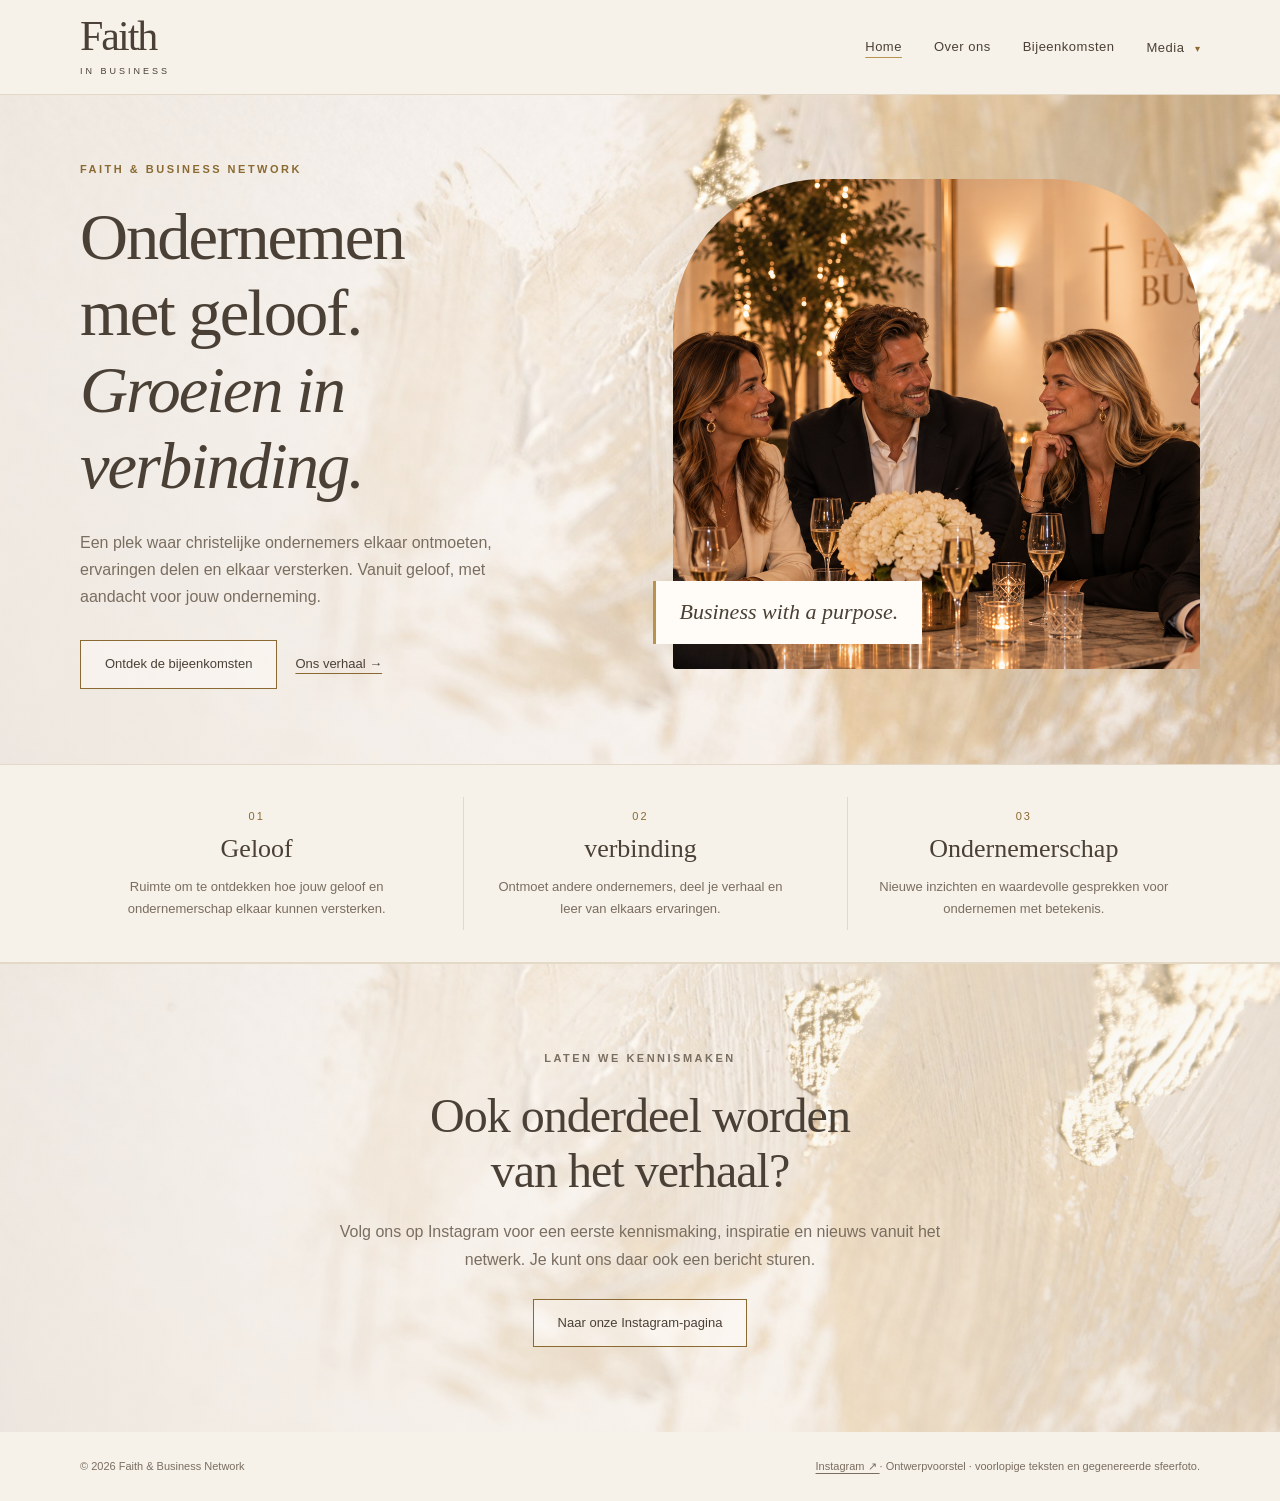
<file: index.html>
<!doctype html>
<html lang="nl">
<head>
  <meta charset="utf-8">
  <meta name="viewport" content="width=device-width, initial-scale=1">
  <meta name="description" content="Faith & Business Network: een plek waar christelijke ondernemers elkaar ontmoeten, inspireren en versterken.">
  <meta name="theme-color" content="#f6f1e9">
  <title>Faith & Business Network</title>
  <link rel="stylesheet" href="stijl.css">
</head>

<body data-inhoud="home">

  <!-- HEADER -->
  <header class="site-header">
    <div class="container header-inner">

      <a class="brand" href="index.html" aria-label="Faith & Business Network — Home">
        <span class="brand-name">Faith</span>
        <span class="brand-subtitle">IN BUSINESS</span>
      </a>

      <button
        class="menu-button"
        id="menu-button"
        type="button"
        aria-controls="navigation"
        aria-expanded="false"
      >
        Menu
      </button>

      <nav class="navigation" id="navigation" aria-label="Hoofdnavigatie">

        <a href="index.html" class="active" aria-current="page">
          Home
        </a>

        <a href="over-ons.html">
          Over ons
        </a>

        <a href="bijeenkomsten.html">
          Bijeenkomsten
        </a>

        <div class="has-submenu">

          <a href="media.html">
            Media
          </a>

          <ul class="submenu" aria-label="Media-opties">

            <li>
              <a href="youtube.html">YouTube</a>
            </li>

            <li>
              <a href="podcast.html">Podcast</a>
            </li>

            <li>
              <a href="instagram.html">Instagram</a>
            </li>

          </ul>

        </div>

      </nav>

    </div>
  </header>


  <!-- HOOFDINHOUD -->
  <main>


    <!-- HERO SECTIE -->
    <section class="hero">

      <div class="container hero-grid">

        <div>

          <p
            class="eyebrow"
            data-tekst="home.hero.eyebrow"
          >
            Faith & Business Network
          </p>

          <h1>

            <span data-tekst="home.hero.titel">
              Ondernemen<br>
              met geloof.
            </span>

            <br>

            <em data-tekst="home.hero.titel_accent">
              Groeien in verbinding.
            </em>

          </h1>

          <p
            class="hero-description"
            data-tekst="home.hero.tekst"
          >
            Een plek waar christelijke ondernemers elkaar ontmoeten,
            ervaringen delen en elkaar versterken. Vanuit geloof,
            met aandacht voor jouw onderneming.
          </p>

          <div class="buttons">

            <a
              class="button"
              href="bijeenkomsten.html"
              data-tekst="home.hero.knop_tekst"
            >
              Ontdek de bijeenkomsten
            </a>

            <a
              class="text-link"
              href="over-ons.html"
              data-tekst="home.hero.link_tekst"
            >
              Ons verhaal →
            </a>

          </div>

        </div>


        <!-- HERO AFBEELDING -->
        <figure class="hero-visual">

          <img
            class="hero-photo"
            src="images/network.png"
            alt="Gegenereerd sfeerbeeld van ondernemers die samen aan tafel in gesprek zijn"
            width="1536"
            height="1024"
            fetchpriority="high"
            data-foto="home.hero.foto"
            data-alt="home.hero.foto_alt"
          >

          <figcaption
            class="photo-caption"
            data-tekst="home.hero.bijschrift"
          >
            Business with a purpose.
          </figcaption>

        </figure>

      </div>

    </section>



    <!-- DE DRIE WAARDEN -->
    <section
      class="values"
      aria-label="Waar we voor staan"
    >

      <div
        class="container values-grid"
        data-lijst="home.waarden"
        data-soort="waarde"
      >

        <!-- WAARDE 1 -->
        <article class="value">

          <span class="value-number">
            01
          </span>

          <h3>
            Geloof
          </h3>

          <p>
            Ruimte om te ontdekken hoe jouw geloof en
            ondernemerschap elkaar kunnen versterken.
          </p>

        </article>


        <!-- WAARDE 2 -->
        <article class="value">

          <span class="value-number">
            02
          </span>

          <h3>
            Verbinding
          </h3>

          <p>
            Ontmoet andere ondernemers, deel je verhaal
            en leer van elkaars ervaringen.
          </p>

        </article>


        <!-- WAARDE 3 -->
        <article class="value">

          <span class="value-number">
            03
          </span>

          <h3>
            Ondernemerschap
          </h3>

          <p>
            Nieuwe inzichten en waardevolle gesprekken
            voor ondernemen met betekenis.
          </p>

        </article>

      </div>

    </section>



    <!-- CONTACT SECTIE -->
    <section class="section contact">

      <div class="container">

        <div class="section-heading">

          <p
            class="eyebrow"
            data-tekst="home.contact.eyebrow"
          >
            Laten we kennismaken
          </p>

          <h2 data-tekst="home.contact.titel">
            Ook onderdeel worden<br>
            van het verhaal?
          </h2>

          <p data-tekst="home.contact.tekst">
            Volg ons op Instagram voor een eerste kennismaking,
            inspiratie en nieuws vanuit het netwerk.
            Je kunt ons daar ook een bericht sturen.
          </p>

        </div>

        <a
          class="button"
          href="instagram.html"
          data-tekst="home.contact.knop_tekst"
        >
          Naar onze Instagram-pagina
        </a>

      </div>

    </section>


  </main>



  <!-- FOOTER -->
  <footer>

    <div class="container footer-inner">

      <p data-tekst="algemeen.footer.tekst">
        © 2026 Faith & Business Network
      </p>

      <p>

        <a
          href="https://www.instagram.com/faithandbusinessnetwork/"
          target="_blank"
          rel="noopener noreferrer"
          data-link="algemeen.links.instagram"
        >
          Instagram ↗
        </a>

        <span
          class="footer-note"
          data-tekst="algemeen.footer.notitie"
          data-prefix=" · "
        >
          · Ontwerpvoorstel · voorlopige teksten en gegenereerde sfeerfoto.
        </span>

      </p>

    </div>

  </footer>



  <!-- JAVASCRIPT -->

  <!-- Mobiel menu -->
  <script src="menu.js"></script>

  <!-- Koppeling met Sveltia CMS -->
  <script src="inhoud.js"></script>

</body>
</html>
</file>
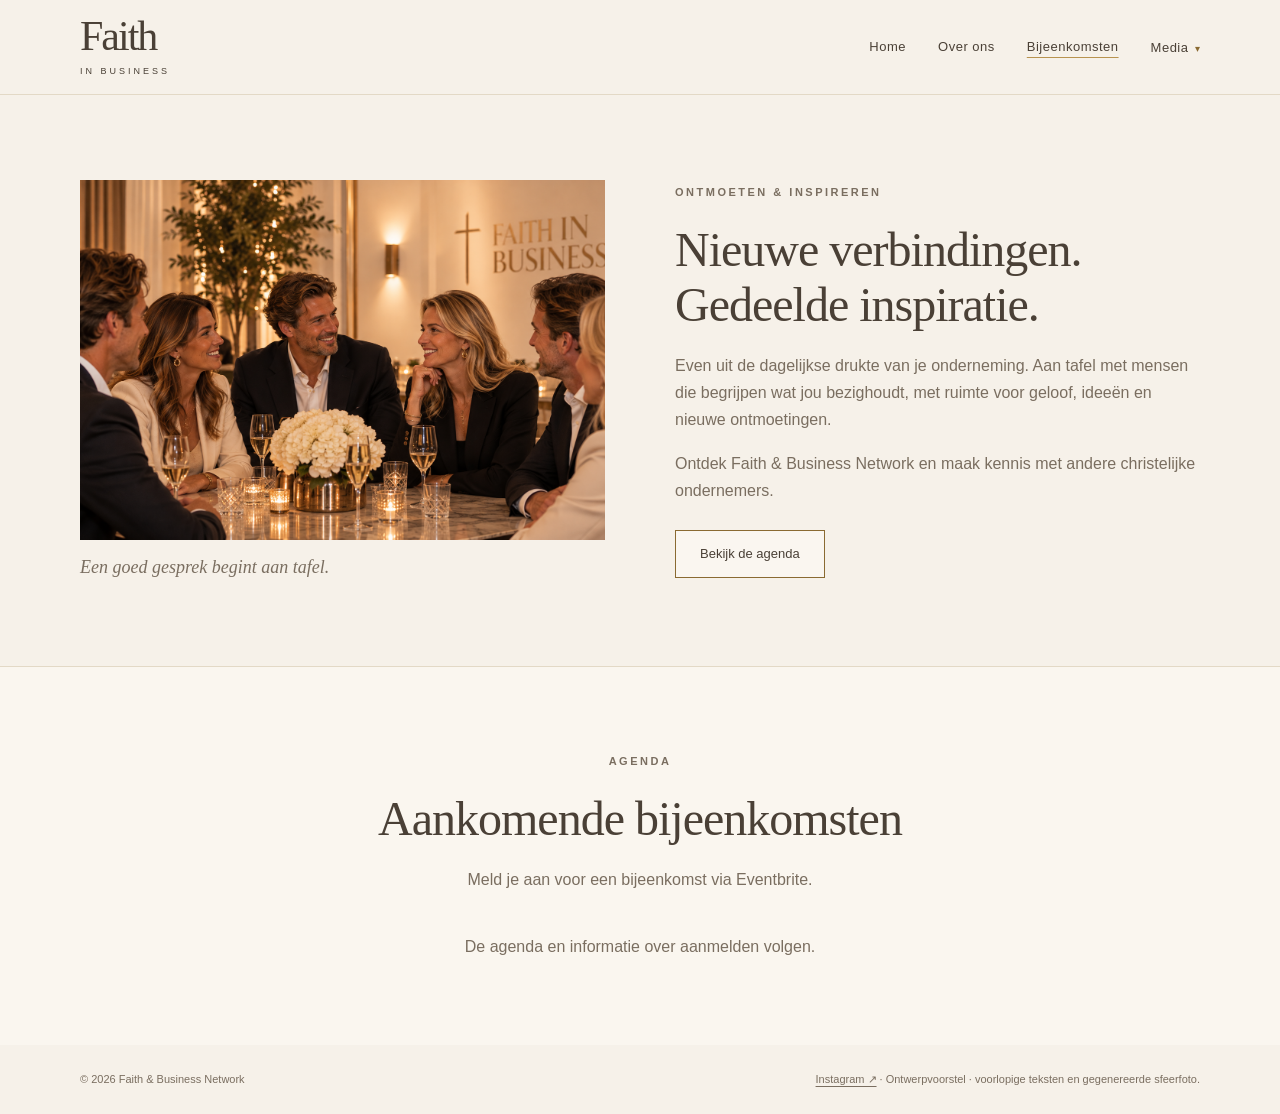
<file: bijeenkomsten.html>
<!doctype html>
<html lang="nl">
<head>
  <meta charset="utf-8">
  <meta name="viewport" content="width=device-width, initial-scale=1">
  <meta name="description" content="Bijeenkomsten van Faith & Business Network: ontmoet andere christelijke ondernemers en meld je aan.">
  <meta name="theme-color" content="#f6f1e9">
  <title>Bijeenkomsten - Faith & Business Network</title>
  <link rel="stylesheet" href="stijl.css">
</head>

<body data-inhoud="bijeenkomsten">
  <header class="site-header">
    <div class="container header-inner">
      <a class="brand" href="index.html" aria-label="Faith & Business Network — Home">
        <span class="brand-name">Faith</span>
        <span class="brand-subtitle">IN BUSINESS</span>
      </a>

      <button
        class="menu-button"
        id="menu-button"
        type="button"
        aria-controls="navigation"
        aria-expanded="false"
      >
        Menu
      </button>

      <nav class="navigation" id="navigation" aria-label="Hoofdnavigatie">
        <a href="index.html">Home</a>
        <a href="over-ons.html">Over ons</a>
        <a href="bijeenkomsten.html" class="active" aria-current="page">Bijeenkomsten</a>

        <div class="has-submenu">
          <a href="media.html">Media</a>

          <ul class="submenu" aria-label="Media-opties">
            <li><a href="youtube.html">YouTube</a></li>
            <li><a href="podcast.html">Podcast</a></li>
            <li><a href="instagram.html">Instagram</a></li>
          </ul>
        </div>
      </nav>
    </div>
  </header>

  <main>
    <section class="section">
      <div class="container split-grid">
        <figure class="meeting-visual">
          <img
            class="meeting-photo"
            src="images/network.png"
            alt="Gegenereerd sfeerbeeld van een gezamenlijke ontmoeting aan tafel"
            width="1536"
            height="1024"
            decoding="async"
            data-foto="bijeenkomsten.pagina.foto"
            data-alt="bijeenkomsten.pagina.foto_alt"
          >

          <figcaption class="meeting-caption" data-tekst="bijeenkomsten.pagina.bijschrift">
            Een goed gesprek begint aan tafel.
          </figcaption>
        </figure>

        <div class="split-copy">
          <p class="eyebrow" data-tekst="bijeenkomsten.pagina.eyebrow">Ontmoeten & inspireren</p>

          <h1 class="page-title" data-tekst="bijeenkomsten.pagina.titel">Nieuwe verbindingen.<br>Gedeelde inspiratie.</h1>

          <p data-tekst="bijeenkomsten.pagina.tekst_1">
            Even uit de dagelijkse drukte van je onderneming.
            Aan tafel met mensen die begrijpen wat jou bezighoudt,
            met ruimte voor geloof, ideeën en nieuwe ontmoetingen.
          </p>

          <p data-tekst="bijeenkomsten.pagina.tekst_2">
            Ontdek Faith & Business Network en maak kennis
            met andere christelijke ondernemers.
          </p>

          <a class="button" href="#agenda" data-tekst="bijeenkomsten.pagina.knop_tekst">Bekijk de agenda</a>
        </div>
      </div>
    </section>

    <section class="section section-fill agenda" id="agenda">
      <div class="container">
        <div class="section-heading">
          <p class="eyebrow" data-tekst="bijeenkomsten.agenda_teksten.eyebrow">Agenda</p>

          <h2 class="page-title" data-tekst="bijeenkomsten.agenda_teksten.titel">Aankomende bijeenkomsten</h2>

          <p data-tekst="bijeenkomsten.agenda_teksten.tekst">
            Meld je aan voor een bijeenkomst via Eventbrite.
          </p>
        </div>

        <div class="events" data-lijst="bijeenkomsten.agenda" data-soort="bijeenkomst"></div>

        <p
          class="empty-note"
          data-leeg="bijeenkomsten.agenda"
          data-tekst="bijeenkomsten.agenda_teksten.geen_bijeenkomsten"
        >
          De agenda en informatie over aanmelden volgen.
        </p>
      </div>
    </section>
  </main>

  <footer>
    <div class="container footer-inner">
      <p data-tekst="algemeen.footer.tekst">© 2026 Faith & Business Network</p>
      <p>
        <a
          href="https://www.instagram.com/faithandbusinessnetwork/"
          target="_blank"
          rel="noopener noreferrer"
          data-link="algemeen.links.instagram"
        >Instagram ↗</a><span class="footer-note" data-tekst="algemeen.footer.notitie" data-prefix=" · "></span>
      </p>
    </div>
  </footer>

  <script src="menu.js"></script>
  <script src="inhoud.js"></script>
</body>
</html>
</file>
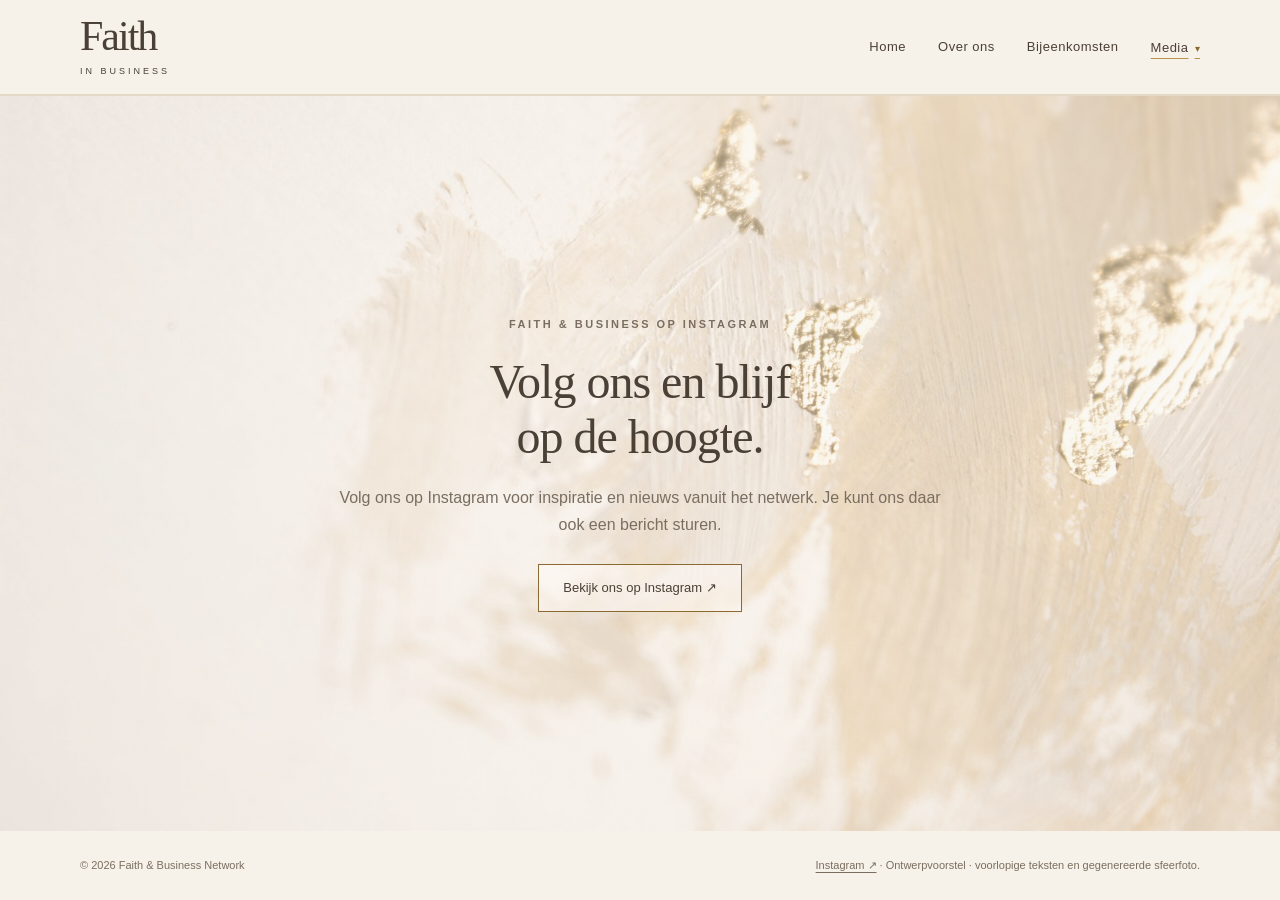
<file: instagram.html>
<!doctype html>
<html lang="nl">
<head>
  <meta charset="utf-8">
  <meta name="viewport" content="width=device-width, initial-scale=1">
  <meta name="description" content="Volg Faith & Business Network op Instagram voor inspiratie en nieuws.">
  <meta name="theme-color" content="#f6f1e9">
  <title>Instagram - Faith & Business Network</title>
  <link rel="stylesheet" href="stijl.css">
</head>

<body data-inhoud="media">
  <header class="site-header">
    <div class="container header-inner">
      <a class="brand" href="index.html" aria-label="Faith & Business Network — Home">
        <span class="brand-name">Faith</span>
        <span class="brand-subtitle">IN BUSINESS</span>
      </a>

      <button
        class="menu-button"
        id="menu-button"
        type="button"
        aria-controls="navigation"
        aria-expanded="false"
      >
        Menu
      </button>

      <nav class="navigation" id="navigation" aria-label="Hoofdnavigatie">
        <a href="index.html">Home</a>
        <a href="over-ons.html">Over ons</a>
        <a href="bijeenkomsten.html">Bijeenkomsten</a>

        <div class="has-submenu">
          <a href="media.html" class="active">Media</a>

          <ul class="submenu" aria-label="Media-opties">
            <li><a href="youtube.html">YouTube</a></li>
            <li><a href="podcast.html">Podcast</a></li>
            <li><a href="instagram.html" class="active" aria-current="page">Instagram</a></li>
          </ul>
        </div>
      </nav>
    </div>
  </header>

  <main>
    <section class="section contact section-fill">
      <div class="container">
        <div class="section-heading">
          <p class="eyebrow" data-tekst="media.instagram.eyebrow">Faith & Business op Instagram</p>

          <h1 class="page-title" data-tekst="media.instagram.titel">Volg ons en blijf<br>op de hoogte.</h1>

          <p data-tekst="media.instagram.tekst">
            Volg ons op Instagram voor inspiratie en nieuws
            vanuit het netwerk. Je kunt ons daar ook een
            bericht sturen.
          </p>
        </div>

        <a
          class="button"
          href="https://www.instagram.com/faithandbusinessnetwork/"
          target="_blank"
          rel="noopener noreferrer"
          data-link="algemeen.links.instagram"
          data-tekst="media.instagram.knop_tekst"
        >Bekijk ons op Instagram ↗</a>
      </div>
    </section>
  </main>

  <footer>
    <div class="container footer-inner">
      <p data-tekst="algemeen.footer.tekst">© 2026 Faith & Business Network</p>
      <p>
        <a
          href="https://www.instagram.com/faithandbusinessnetwork/"
          target="_blank"
          rel="noopener noreferrer"
          data-link="algemeen.links.instagram"
        >Instagram ↗</a><span class="footer-note" data-tekst="algemeen.footer.notitie" data-prefix=" · "></span>
      </p>
    </div>
  </footer>

  <script src="menu.js"></script>
  <script src="inhoud.js"></script>
</body>
</html>
</file>
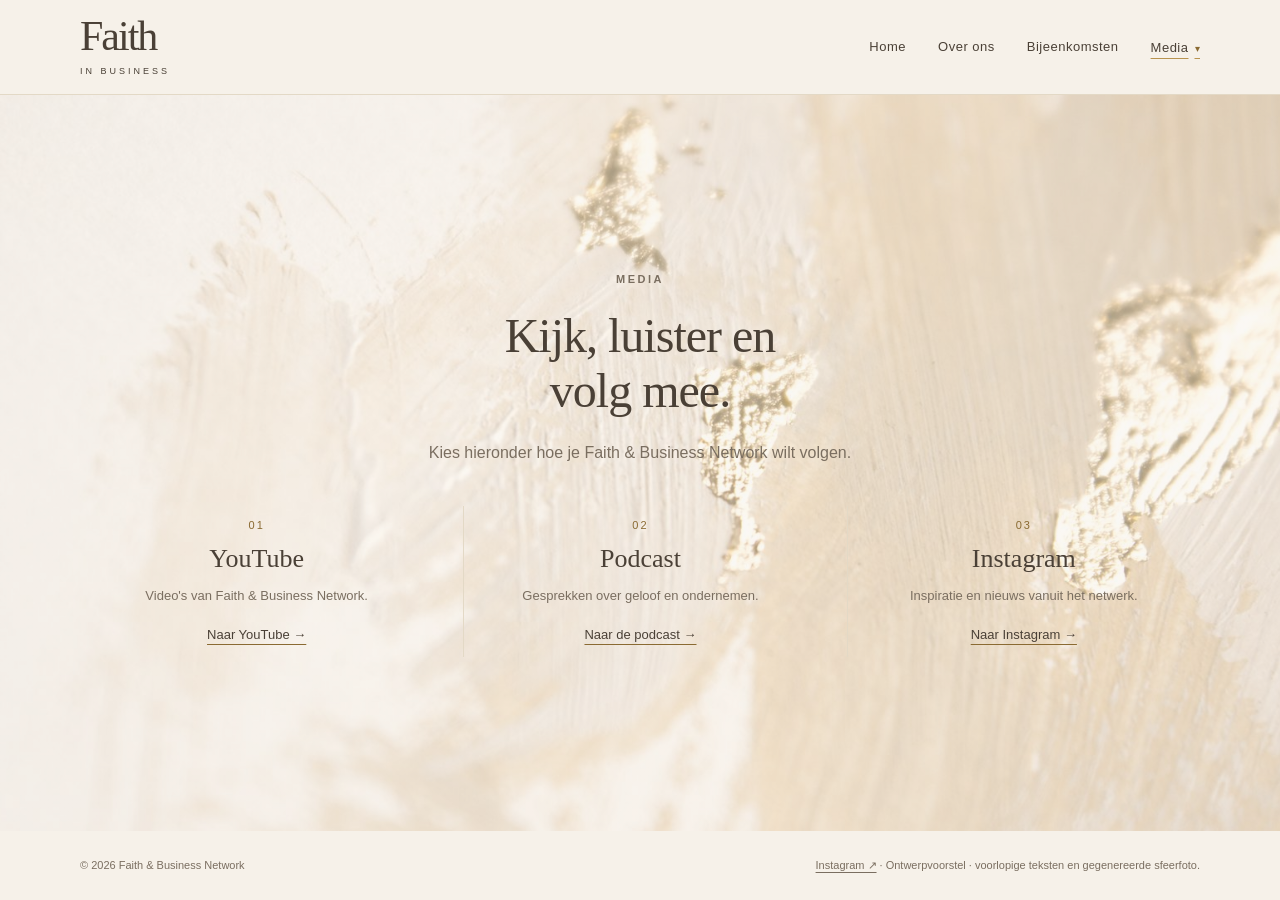
<file: media.html>
<!doctype html>
<html lang="nl">
<head>
  <meta charset="utf-8">
  <meta name="viewport" content="width=device-width, initial-scale=1">
  <meta name="description" content="Media van Faith & Business Network: YouTube, podcast en Instagram.">
  <meta name="theme-color" content="#f6f1e9">
  <title>Media - Faith & Business Network</title>
  <link rel="stylesheet" href="stijl.css">
</head>

<body data-inhoud="media">
  <header class="site-header">
    <div class="container header-inner">
      <a class="brand" href="index.html" aria-label="Faith & Business Network — Home">
        <span class="brand-name">Faith</span>
        <span class="brand-subtitle">IN BUSINESS</span>
      </a>

      <button
        class="menu-button"
        id="menu-button"
        type="button"
        aria-controls="navigation"
        aria-expanded="false"
      >
        Menu
      </button>

      <nav class="navigation" id="navigation" aria-label="Hoofdnavigatie">
        <a href="index.html">Home</a>
        <a href="over-ons.html">Over ons</a>
        <a href="bijeenkomsten.html">Bijeenkomsten</a>

        <div class="has-submenu">
          <a href="media.html" class="active" aria-current="page">Media</a>

          <ul class="submenu" aria-label="Media-opties">
            <li><a href="youtube.html">YouTube</a></li>
            <li><a href="podcast.html">Podcast</a></li>
            <li><a href="instagram.html">Instagram</a></li>
          </ul>
        </div>
      </nav>
    </div>
  </header>

  <main>
    <section class="section section-fill bg-media">
      <div class="container">
        <div class="section-heading">
          <p class="eyebrow" data-tekst="media.overzicht.eyebrow">Media</p>

          <h1 class="page-title" data-tekst="media.overzicht.titel">Kijk, luister en<br>volg mee.</h1>

          <p data-tekst="media.overzicht.tekst">
            Kies hieronder hoe je Faith & Business Network
            wilt volgen.
          </p>
        </div>

        <div class="values-grid">
          <article class="value">
            <span class="value-number">01</span>
            <h3>YouTube</h3>
            <p data-tekst="media.overzicht.youtube_tekst">Video's van Faith & Business Network.</p>
            <a class="text-link" href="youtube.html">Naar YouTube →</a>
          </article>

          <article class="value">
            <span class="value-number">02</span>
            <h3>Podcast</h3>
            <p data-tekst="media.overzicht.podcast_tekst">Gesprekken over geloof en ondernemen.</p>
            <a class="text-link" href="podcast.html">Naar de podcast →</a>
          </article>

          <article class="value">
            <span class="value-number">03</span>
            <h3>Instagram</h3>
            <p data-tekst="media.overzicht.instagram_tekst">Inspiratie en nieuws vanuit het netwerk.</p>
            <a class="text-link" href="instagram.html">Naar Instagram →</a>
          </article>
        </div>
      </div>
    </section>
  </main>

  <footer>
    <div class="container footer-inner">
      <p data-tekst="algemeen.footer.tekst">© 2026 Faith & Business Network</p>
      <p>
        <a
          href="https://www.instagram.com/faithandbusinessnetwork/"
          target="_blank"
          rel="noopener noreferrer"
          data-link="algemeen.links.instagram"
        >Instagram ↗</a><span class="footer-note" data-tekst="algemeen.footer.notitie" data-prefix=" · "></span>
      </p>
    </div>
  </footer>

  <script src="menu.js"></script>
  <script src="inhoud.js"></script>
</body>
</html>
</file>
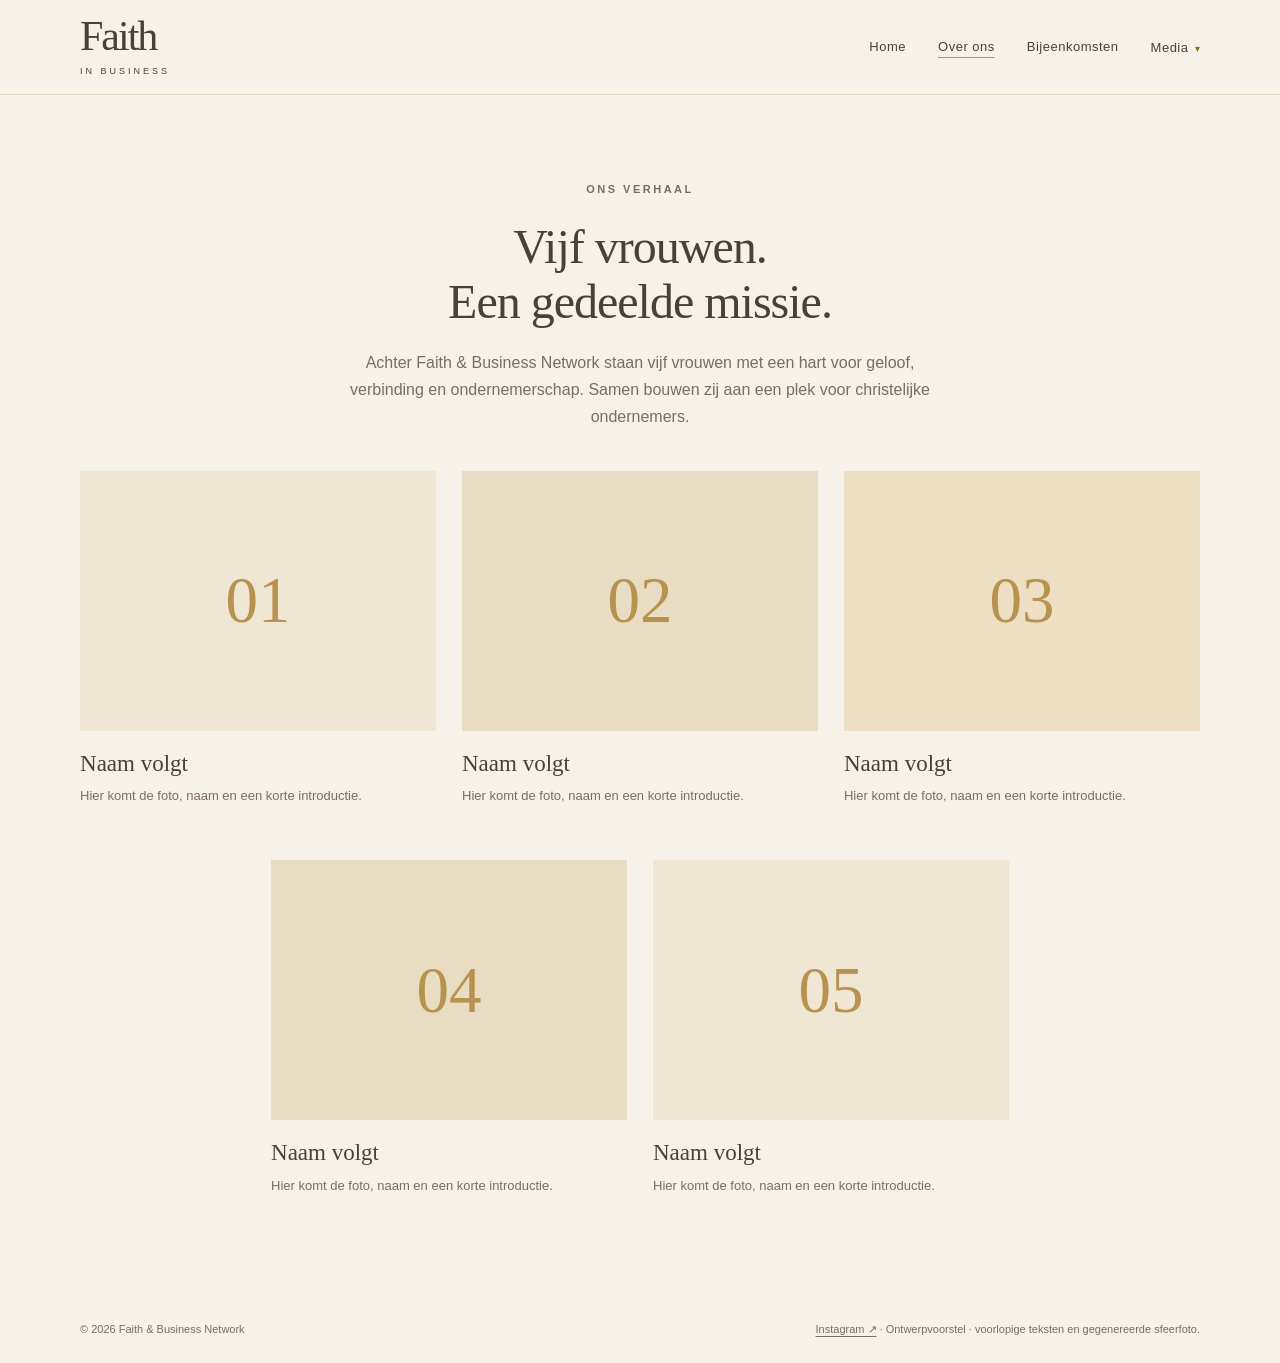
<file: over-ons.html>
<!doctype html>
<html lang="nl">
<head>
  <meta charset="utf-8">
  <meta name="viewport" content="width=device-width, initial-scale=1">
  <meta name="description" content="Maak kennis met de vrouwen achter Faith & Business Network.">
  <meta name="theme-color" content="#f6f1e9">
  <title>Over ons - Faith & Business Network</title>
  <link rel="stylesheet" href="stijl.css">
</head>

<body data-inhoud="overons">
  <header class="site-header">
    <div class="container header-inner">
      <a class="brand" href="index.html" aria-label="Faith & Business Network — Home">
        <span class="brand-name">Faith</span>
        <span class="brand-subtitle">IN BUSINESS</span>
      </a>

      <button
        class="menu-button"
        id="menu-button"
        type="button"
        aria-controls="navigation"
        aria-expanded="false"
      >
        Menu
      </button>

      <nav class="navigation" id="navigation" aria-label="Hoofdnavigatie">
        <a href="index.html">Home</a>
        <a href="over-ons.html" class="active" aria-current="page">Over ons</a>
        <a href="bijeenkomsten.html">Bijeenkomsten</a>

        <div class="has-submenu">
          <a href="media.html">Media</a>

          <ul class="submenu" aria-label="Media-opties">
            <li><a href="youtube.html">YouTube</a></li>
            <li><a href="podcast.html">Podcast</a></li>
            <li><a href="instagram.html">Instagram</a></li>
          </ul>
        </div>
      </nav>
    </div>
  </header>

  <main>
    <section class="section section-fill">
      <div class="container">
        <div class="section-heading">
          <p class="eyebrow" data-tekst="overons.intro.eyebrow">Ons verhaal</p>

          <h1 class="page-title" data-tekst="overons.intro.titel">Vijf vrouwen.<br>Een gedeelde missie.</h1>

          <p data-tekst="overons.intro.tekst">
            Achter Faith & Business Network staan vijf vrouwen
            met een hart voor geloof, verbinding en ondernemerschap.
            Samen bouwen zij aan een plek voor christelijke ondernemers.
          </p>
        </div>

        <div class="founders" data-lijst="overons.vrouwen" data-soort="vrouw">
          <article class="founder">
            <div class="founder-visual" aria-hidden="true">01</div>
            <h3>Naam volgt</h3>
            <p>Hier komt de foto, naam en een korte introductie.</p>
          </article>

          <article class="founder">
            <div class="founder-visual" aria-hidden="true">02</div>
            <h3>Naam volgt</h3>
            <p>Hier komt de foto, naam en een korte introductie.</p>
          </article>

          <article class="founder">
            <div class="founder-visual" aria-hidden="true">03</div>
            <h3>Naam volgt</h3>
            <p>Hier komt de foto, naam en een korte introductie.</p>
          </article>

          <article class="founder">
            <div class="founder-visual" aria-hidden="true">04</div>
            <h3>Naam volgt</h3>
            <p>Hier komt de foto, naam en een korte introductie.</p>
          </article>

          <article class="founder">
            <div class="founder-visual" aria-hidden="true">05</div>
            <h3>Naam volgt</h3>
            <p>Hier komt de foto, naam en een korte introductie.</p>
          </article>
        </div>
      </div>
    </section>
  </main>

  <footer>
    <div class="container footer-inner">
      <p data-tekst="algemeen.footer.tekst">© 2026 Faith & Business Network</p>
      <p>
        <a
          href="https://www.instagram.com/faithandbusinessnetwork/"
          target="_blank"
          rel="noopener noreferrer"
          data-link="algemeen.links.instagram"
        >Instagram ↗</a><span class="footer-note" data-tekst="algemeen.footer.notitie" data-prefix=" · "></span>
      </p>
    </div>
  </footer>

  <script src="menu.js"></script>
  <script src="inhoud.js"></script>
</body>
</html>
</file>
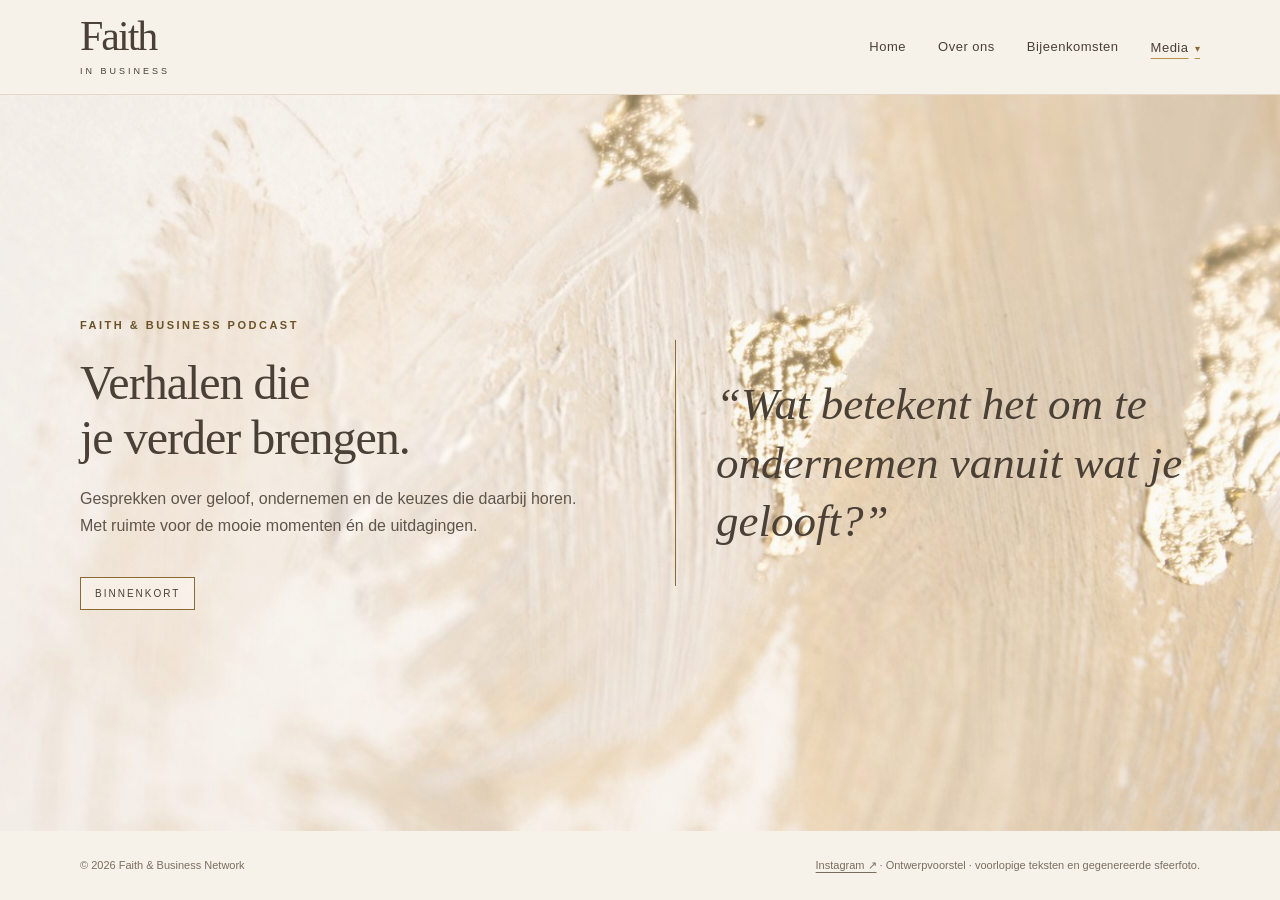
<file: podcast.html>
<!doctype html>
<html lang="nl">
<head>
  <meta charset="utf-8">
  <meta name="viewport" content="width=device-width, initial-scale=1">
  <meta name="description" content="De podcast van Faith & Business Network: gesprekken over geloof en ondernemen.">
  <meta name="theme-color" content="#f6f1e9">
  <title>Podcast - Faith & Business Network</title>
  <link rel="stylesheet" href="stijl.css">
</head>

<body data-inhoud="media">
  <header class="site-header">
    <div class="container header-inner">
      <a class="brand" href="index.html" aria-label="Faith & Business Network — Home">
        <span class="brand-name">Faith</span>
        <span class="brand-subtitle">IN BUSINESS</span>
      </a>

      <button
        class="menu-button"
        id="menu-button"
        type="button"
        aria-controls="navigation"
        aria-expanded="false"
      >
        Menu
      </button>

      <nav class="navigation" id="navigation" aria-label="Hoofdnavigatie">
        <a href="index.html">Home</a>
        <a href="over-ons.html">Over ons</a>
        <a href="bijeenkomsten.html">Bijeenkomsten</a>

        <div class="has-submenu">
          <a href="media.html" class="active">Media</a>

          <ul class="submenu" aria-label="Media-opties">
            <li><a href="youtube.html">YouTube</a></li>
            <li><a href="podcast.html" class="active" aria-current="page">Podcast</a></li>
            <li><a href="instagram.html">Instagram</a></li>
          </ul>
        </div>
      </nav>
    </div>
  </header>

  <main>
    <section class="section podcast section-fill">
      <div class="container split-grid">
        <div class="split-copy">
          <p class="eyebrow" data-tekst="media.podcast.eyebrow">Faith & Business Podcast</p>

          <h1 class="page-title" data-tekst="media.podcast.titel">Verhalen die<br>je verder brengen.</h1>

          <p data-tekst="media.podcast.tekst">
            Gesprekken over geloof, ondernemen en de keuzes
            die daarbij horen. Met ruimte voor de mooie
            momenten én de uitdagingen.
          </p>

          <span
            class="coming-soon"
            data-tekst="media.podcast.status"
            data-niet-als="algemeen.links.podcast"
          >Binnenkort</span>

          <a
            class="button"
            target="_blank"
            rel="noopener noreferrer"
            data-link="algemeen.links.podcast"
            data-tekst="media.podcast.knop_tekst"
            hidden
          >Luister naar de podcast ↗</a>
        </div>

        <div class="podcast-quote">
          <blockquote data-tekst="media.podcast.quote">
            “Wat betekent het om te ondernemen
            vanuit wat je gelooft?”
          </blockquote>
        </div>
      </div>
    </section>
  </main>

  <footer>
    <div class="container footer-inner">
      <p data-tekst="algemeen.footer.tekst">© 2026 Faith & Business Network</p>
      <p>
        <a
          href="https://www.instagram.com/faithandbusinessnetwork/"
          target="_blank"
          rel="noopener noreferrer"
          data-link="algemeen.links.instagram"
        >Instagram ↗</a><span class="footer-note" data-tekst="algemeen.footer.notitie" data-prefix=" · "></span>
      </p>
    </div>
  </footer>

  <script src="menu.js"></script>
  <script src="inhoud.js"></script>
</body>
</html>
</file>
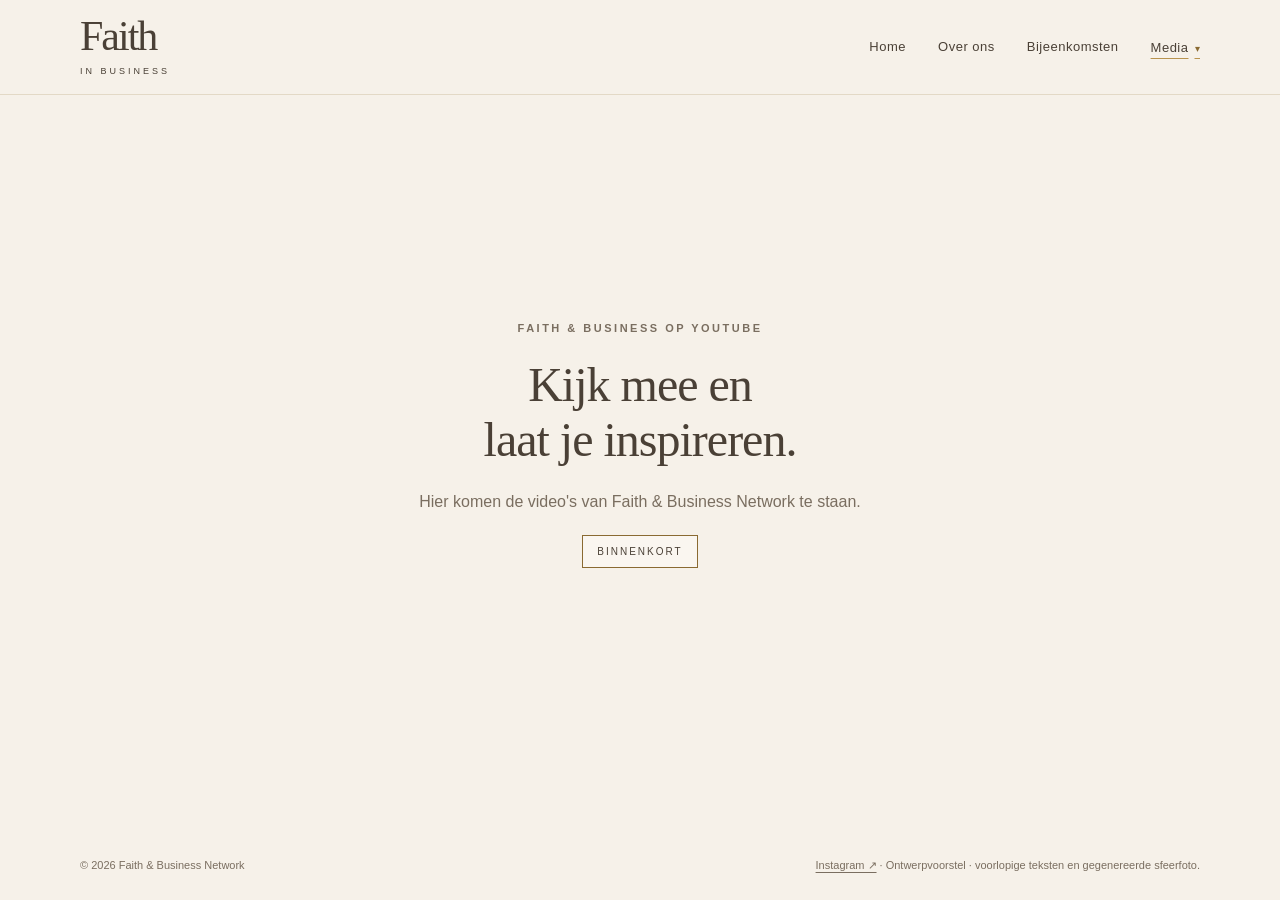
<file: YouTube.html>
<!doctype html>
<html lang="nl">
<head>
  <meta charset="utf-8">
  <meta name="viewport" content="width=device-width, initial-scale=1">
  <meta name="description" content="Video's van Faith & Business Network op YouTube.">
  <meta name="theme-color" content="#f6f1e9">
  <title>YouTube - Faith & Business Network</title>
  <link rel="stylesheet" href="stijl.css">
</head>

<body>
  <header class="site-header">
    <div class="container header-inner">
      <a class="brand" href="index.html" aria-label="Faith & Business Network — Home">
        <span class="brand-name">Faith</span>
        <span class="brand-subtitle">IN BUSINESS</span>
      </a>

      <button
        class="menu-button"
        id="menu-button"
        type="button"
        aria-controls="navigation"
        aria-expanded="false"
      >
        Menu
      </button>

      <nav class="navigation" id="navigation" aria-label="Hoofdnavigatie">
        <a href="index.html">Home</a>
        <a href="over-ons.html">Over ons</a>
        <a href="bijeenkomsten.html">Bijeenkomsten</a>

        <div class="has-submenu">
          <a href="media.html" class="active">Media</a>

          <ul class="submenu" aria-label="Media-opties">
            <li><a href="youtube.html" class="active" aria-current="page">YouTube</a></li>
            <li><a href="podcast.html">Podcast</a></li>
            <li><a href="instagram.html">Instagram</a></li>
          </ul>
        </div>
      </nav>
    </div>
  </header>

  <main>
    <section class="section section-fill">
      <div class="container">
        <div class="section-heading">
          <p class="eyebrow">Faith & Business op YouTube</p>

          <h1 class="page-title">Kijk mee en<br>laat je inspireren.</h1>

          <p>
            Hier komen de video's van Faith & Business Network te staan.
          </p>

          <span class="coming-soon">Binnenkort</span>
        </div>
      </div>
    </section>
  </main>

  <footer>
    <div class="container footer-inner">
      <p>© 2026 Faith & Business Network</p>
      <p>
        <a
          href="https://www.instagram.com/faithandbusinessnetwork/"
          target="_blank"
          rel="noopener noreferrer"
        >Instagram ↗</a>
        · Ontwerpvoorstel · voorlopige teksten en gegenereerde sfeerfoto.
      </p>
    </div>
  </footer>

  <script src="menu.js"></script>
</body>
</html>
</file>
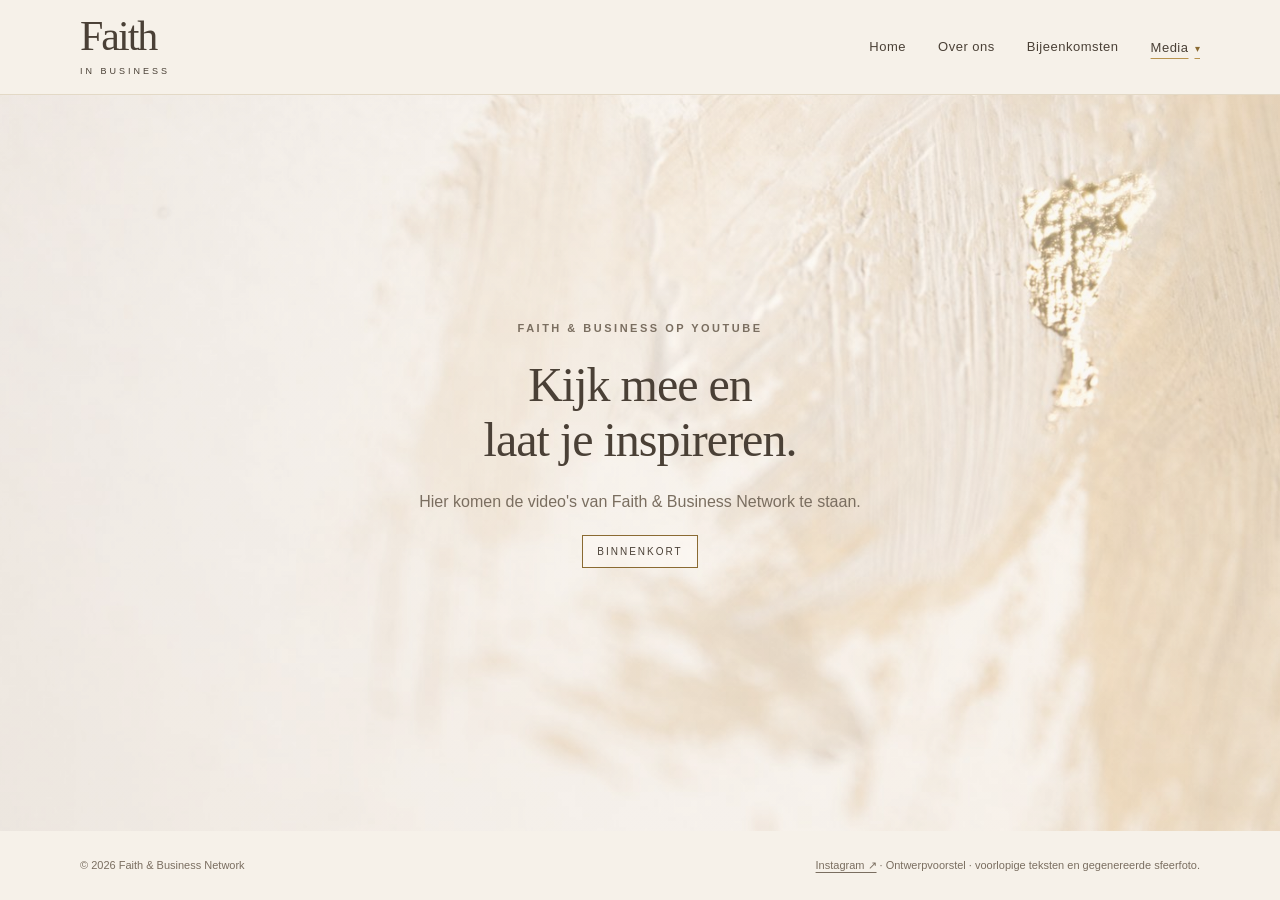
<file: youtube.html>
<!doctype html>
<html lang="nl">
<head>
  <meta charset="utf-8">
  <meta name="viewport" content="width=device-width, initial-scale=1">
  <meta name="description" content="Video's van Faith & Business Network op YouTube.">
  <meta name="theme-color" content="#f6f1e9">
  <title>YouTube - Faith & Business Network</title>
  <link rel="stylesheet" href="stijl.css">
</head>

<body data-inhoud="media">
  <header class="site-header">
    <div class="container header-inner">
      <a class="brand" href="index.html" aria-label="Faith & Business Network — Home">
        <span class="brand-name">Faith</span>
        <span class="brand-subtitle">IN BUSINESS</span>
      </a>

      <button
        class="menu-button"
        id="menu-button"
        type="button"
        aria-controls="navigation"
        aria-expanded="false"
      >
        Menu
      </button>

      <nav class="navigation" id="navigation" aria-label="Hoofdnavigatie">
        <a href="index.html">Home</a>
        <a href="over-ons.html">Over ons</a>
        <a href="bijeenkomsten.html">Bijeenkomsten</a>

        <div class="has-submenu">
          <a href="media.html" class="active">Media</a>

          <ul class="submenu" aria-label="Media-opties">
            <li><a href="youtube.html" class="active" aria-current="page">YouTube</a></li>
            <li><a href="podcast.html">Podcast</a></li>
            <li><a href="instagram.html">Instagram</a></li>
          </ul>
        </div>
      </nav>
    </div>
  </header>

  <main>
    <section class="section section-fill bg-youtube">
      <div class="container">
        <div class="section-heading">
          <p class="eyebrow" data-tekst="media.youtube.eyebrow">Faith & Business op YouTube</p>

          <h1 class="page-title" data-tekst="media.youtube.titel">Kijk mee en<br>laat je inspireren.</h1>

          <p data-tekst="media.youtube.tekst">
            Hier komen de video's van Faith & Business Network te staan.
          </p>

          <span
            class="coming-soon"
            data-tekst="media.youtube.status"
            data-niet-als="algemeen.links.youtube"
          >Binnenkort</span>

          <a
            class="button"
            target="_blank"
            rel="noopener noreferrer"
            data-link="algemeen.links.youtube"
            data-tekst="media.youtube.knop_tekst"
            hidden
          >Bekijk ons kanaal op YouTube ↗</a>
        </div>
      </div>
    </section>
  </main>

  <footer>
    <div class="container footer-inner">
      <p data-tekst="algemeen.footer.tekst">© 2026 Faith & Business Network</p>
      <p>
        <a
          href="https://www.instagram.com/faithandbusinessnetwork/"
          target="_blank"
          rel="noopener noreferrer"
          data-link="algemeen.links.instagram"
        >Instagram ↗</a><span class="footer-note" data-tekst="algemeen.footer.notitie" data-prefix=" · "></span>
      </p>
    </div>
  </footer>

  <script src="menu.js"></script>
  <script src="inhoud.js"></script>
</body>
</html>
</file>
<file: stijl.css>
:root {
  --cream: #f6f1e9;
  --paper: #fffcf7;
  --ink: #4a4036;
  --text: #4a4036;
  --muted: #7a6e60;
  --line: #e3d9c6;
  --gold: #b8934f;
  --gold-dark: #8a6a32;
  --sand: #e8dcc3;
}

* {
  box-sizing: border-box;
}

[hidden] {
  display: none !important;
}

html {
  scroll-behavior: smooth;
  scroll-padding-top: 100px;
}

body {
  margin: 0;
  min-height: 100vh;
  display: flex;
  flex-direction: column;
  background: var(--cream);
  color: var(--text);
  font-family: Arial, sans-serif;
  line-height: 1.7;
}

main {
  flex: 1;
  display: flex;
  flex-direction: column;
}

button,
a {
  -webkit-tap-highlight-color: transparent;
}

button {
  font: inherit;
}

a {
  color: inherit;
}

a:focus-visible,
button:focus-visible {
  outline: 3px solid var(--gold);
  outline-offset: 5px;
}

img {
  display: block;
  max-width: 100%;
}

h1,
h2,
h3,
p {
  margin-top: 0;
}

h1,
h2,
h3 {
  font-family: Georgia, serif;
  font-weight: normal;
  line-height: 1.15;
}

.container {
  width: min(1120px, calc(100% - 48px));
  margin-inline: auto;
}

.site-header {
  position: sticky;
  top: 0;
  z-index: 20;
  background: var(--cream);
  border-bottom: 1px solid var(--line);
}

.header-inner {
  min-height: 94px;
  display: flex;
  align-items: center;
  justify-content: space-between;
  gap: 28px;
}

.brand {
  display: inline-flex;
  flex-direction: column;
  text-decoration: none;
  color: var(--ink);
  flex-shrink: 0;
}

.brand-name {
  font: 42px/1 Georgia, serif;
  letter-spacing: -2px;
}

.brand-subtitle {
  margin-top: 7px;
  font-size: 9px;
  letter-spacing: 3px;
  text-align: center;
}

.navigation {
  display: flex;
  align-items: center;
  gap: 32px;
}

.navigation a {
  text-decoration: none;
  font-size: 13px;
  letter-spacing: .5px;
}

.navigation a:hover {
  color: var(--gold-dark);
  text-decoration: underline;
  text-underline-offset: 6px;
}

.navigation a.active {
  text-decoration: underline;
  text-decoration-color: var(--gold);
  text-underline-offset: 6px;
}

.has-submenu {
  position: relative;
}

.has-submenu > a::after {
  content: "▾";
  margin-left: 6px;
  color: var(--gold-dark);
  font-size: 10px;
}

.submenu {
  display: none;
  position: absolute;
  top: calc(100% + 12px);
  left: 50%;
  z-index: 30;
  min-width: 180px;
  margin: 0;
  padding: 8px 0;
  list-style: none;
  transform: translateX(-50%);
  border: 1px solid var(--line);
  border-top: 2px solid var(--gold);
  background: var(--paper);
  box-shadow: 0 8px 25px rgba(70, 50, 20, .12);
}

.submenu::before {
  content: "";
  position: absolute;
  top: -14px;
  left: 0;
  right: 0;
  height: 12px;
}

.has-submenu:hover .submenu,
.has-submenu:focus-within .submenu {
  display: block;
}

.submenu a {
  display: block;
  padding: 10px 22px;
  white-space: nowrap;
}

.submenu a:hover {
  background: var(--cream);
  text-decoration: none;
}

.menu-button {
  display: none;
  padding: 8px 12px;
  border: 1px solid var(--gold);
  background: transparent;
  color: var(--ink);
  cursor: pointer;
}

.eyebrow {
  margin-bottom: 20px;
  color: var(--gold-dark);
  font-size: 11px;
  font-weight: bold;
  letter-spacing: 2.5px;
  text-transform: uppercase;
}

.page-title {
  margin-bottom: 20px;
  color: var(--ink);
  font-size: clamp(34px, 4vw, 48px);
  letter-spacing: -1px;
}

.hero {
  padding: 65px 0 75px;
  background:
    linear-gradient(
      90deg,
      rgba(246, 241, 233, .55) 0%,
      rgba(246, 241, 233, .25) 45%,
      rgba(246, 241, 233, 0) 75%
    ),
    url("images/achtergrond-goud.jpg") center / cover no-repeat;
  background-color: var(--cream);
}

.hero-grid {
  display: grid;
  grid-template-columns: minmax(0, 1fr) minmax(0, 1fr);
  align-items: center;
  gap: 65px;
}

.hero h1 {
  margin-bottom: 24px;
  color: var(--ink);
  font-size: clamp(44px, 5.2vw, 72px);
  letter-spacing: -2px;
}

.hero h1 em {
  font-weight: normal;
}

.hero-description {
  max-width: 430px;
  margin-bottom: 30px;
  color: var(--muted);
  font-size: 16px;
}

.buttons {
  display: flex;
  flex-wrap: wrap;
  align-items: center;
  gap: 18px;
}

.button {
  display: inline-block;
  padding: 12px 24px;
  border: 1px solid var(--gold-dark);
  background: rgba(255, 252, 247, .5);
  color: var(--ink);
  text-decoration: none;
  font-size: 13px;
  cursor: pointer;
  transition: background .2s, border-color .2s;
}

.button:hover {
  border-color: var(--gold);
  background: var(--gold);
  color: var(--ink);
}

.split-copy .button,
.section-heading .button {
  margin-top: 10px;
}

.text-link {
  color: var(--ink);
  font-size: 13px;
  text-decoration: underline;
  text-decoration-color: var(--gold-dark);
  text-underline-offset: 5px;
}

.hero-visual {
  position: relative;
  margin: 0;
}

.hero-photo {
  width: 100%;
  height: 490px;
  object-fit: cover;
  object-position: center;
  border-radius: 150px 150px 3px 3px;
  background: var(--sand);
}

.photo-caption {
  position: absolute;
  left: -20px;
  bottom: 25px;
  max-width: calc(100% - 20px);
  padding: 16px 24px;
  border-left: 3px solid var(--gold);
  background: var(--paper);
  color: var(--ink);
  box-shadow: 0 5px 25px rgba(70, 50, 20, .12);
  font: italic 22px/1.4 Georgia, serif;
}

.values {
  padding: 32px 0;
  border-top: 1px solid var(--line);
  border-bottom: 1px solid var(--line);
}

.values-grid {
  display: grid;
  grid-template-columns: repeat(3, minmax(0, 1fr));
  gap: 30px;
}

.value {
  padding: 10px 24px;
  text-align: center;
}

.value + .value {
  border-left: 1px solid var(--line);
}

.value-number {
  display: block;
  margin-bottom: 9px;
  color: var(--gold-dark);
  font-size: 11px;
  letter-spacing: 2px;
}

.value h3 {
  margin-bottom: 12px;
  color: var(--ink);
  font-size: 26px;
}

.value p {
  margin-bottom: 0;
  color: var(--muted);
  font-size: 13px;
}

.value .text-link {
  display: inline-block;
  margin-top: 16px;
}

.section {
  padding: 85px 0;
}

.section-fill {
  flex: 1;
  display: flex;
  align-items: center;
}

.section-heading {
  max-width: 620px;
  margin: 0 auto 40px;
  text-align: center;
}

.section-heading h2,
.split-copy h2 {
  margin-bottom: 20px;
  color: var(--ink);
  font-size: clamp(34px, 4vw, 48px);
  letter-spacing: -1px;
}

.section-heading p {
  color: var(--muted);
}

.split-grid {
  display: grid;
  grid-template-columns: minmax(0, 1fr) minmax(0, 1fr);
  align-items: center;
  gap: 70px;
}

.meeting-visual {
  margin: 0;
}

.meeting-photo {
  width: 100%;
  height: 360px;
  object-fit: cover;
  object-position: center;
  background: var(--sand);
}

.meeting-caption {
  margin-top: 14px;
  color: var(--muted);
  font: italic 18px/1.5 Georgia, serif;
}

.split-copy p {
  color: var(--muted);
}

.small-note {
  margin-top: 18px;
  font-size: 12px;
}

.agenda {
  border-top: 1px solid var(--line);
  background: #faf6ef;
}

.events {
  display: grid;
  gap: 20px;
  max-width: 900px;
  margin-inline: auto;
}

.event {
  display: grid;
  grid-template-columns: 180px minmax(0, 1fr) auto;
  align-items: center;
  gap: 28px;
  padding: 26px 28px;
  border: 1px solid var(--line);
  background: var(--paper);
}

.event-date {
  color: var(--gold-dark);
  font: 19px/1.3 Georgia, serif;
}

.event-time {
  display: block;
  margin-top: 4px;
  color: var(--muted);
  font: 12px Arial, sans-serif;
  letter-spacing: 1px;
}

.event h3 {
  margin: 0 0 6px;
  color: var(--ink);
  font-size: 24px;
}

.event-body p {
  margin-bottom: 0;
  color: var(--muted);
  font-size: 14px;
}

.event-body .event-meta {
  margin-bottom: 8px;
  color: var(--gold-dark);
  font-size: 12px;
  letter-spacing: 1px;
}

.event-note {
  margin: 0;
  color: var(--muted);
  font-size: 12px;
}

.empty-note {
  max-width: 520px;
  margin: 0 auto;
  text-align: center;
  color: var(--muted);
}

.podcast {
  background:
    linear-gradient(
      rgba(246, 241, 233, .3),
      rgba(246, 241, 233, .3)
    ),
    url("images/achtergrond-goud.jpg") 70% 40% / 150% auto no-repeat;
  background-color: var(--sand);
}

.bg-media {
  background:
    linear-gradient(
      rgba(246, 241, 233, .5),
      rgba(246, 241, 233, .5)
    ),
    url("images/achtergrond-goud.jpg") 85% 30% / 130% auto no-repeat;
  background-color: var(--sand);
}

.bg-youtube {
  background:
    linear-gradient(
      rgba(246, 241, 233, .4),
      rgba(246, 241, 233, .4)
    ),
    url("images/achtergrond-goud.jpg") 15% 70% / 140% auto no-repeat;
  background-color: var(--sand);
}

.podcast .eyebrow {
  color: #6b5226;
}

.podcast p {
  color: #5f554a;
}

.podcast-quote {
  padding: 35px 0 35px 40px;
  border-left: 1px solid var(--gold-dark);
}

.podcast-quote blockquote {
  margin: 0;
  font: italic clamp(30px, 4vw, 45px)/1.3 Georgia, serif;
}

.coming-soon {
  display: inline-block;
  margin-top: 22px;
  padding: 7px 14px;
  border: 1px solid var(--gold-dark);
  background: rgba(255, 252, 247, .5);
  color: var(--ink);
  font-size: 10px;
  letter-spacing: 2px;
  text-transform: uppercase;
}

.section-heading .coming-soon {
  margin-top: 4px;
}

.founders {
  display: flex;
  flex-wrap: wrap;
  justify-content: center;
  gap: 40px 26px;
}

.founder {
  width: calc((100% - 52px) / 3);
}

.founder-visual {
  min-height: 260px;
  display: flex;
  align-items: center;
  justify-content: center;
  background: #efe6d3;
  color: var(--gold);
  font: 65px Georgia, serif;
}

.founder:nth-child(2n) .founder-visual {
  background: var(--sand);
}

.founder:nth-child(3n) .founder-visual {
  background: #ecdfc4;
}

.founder-visual.has-photo {
  min-height: 0;
  background: var(--sand);
}

.founder-visual.has-photo img {
  width: 100%;
  aspect-ratio: 1 / 1;
  object-fit: cover;
}

.founder h3 {
  margin: 20px 0 8px;
  color: var(--ink);
  font-size: 23px;
}

.founder p {
  color: var(--muted);
  font-size: 13px;
}

.founder .founder-role {
  margin-bottom: 8px;
  color: var(--gold-dark);
  font-size: 11px;
  letter-spacing: 2px;
  text-transform: uppercase;
}

.contact {
  border-top: 1px solid var(--line);
  background:
    linear-gradient(
      rgba(246, 241, 233, .45),
      rgba(246, 241, 233, .45)
    ),
    url("images/achtergrond-goud.jpg") 30% 70% / cover no-repeat;
  background-color: #efe7d6;
  text-align: center;
}

.contact .section-heading {
  margin-bottom: 26px;
}

footer {
  padding: 25px 0;
  background: var(--cream);
  color: var(--muted);
  font-size: 11px;
}

.footer-inner {
  display: flex;
  justify-content: space-between;
  flex-wrap: wrap;
  gap: 12px;
}

footer p {
  margin: 0;
}

footer a {
  text-decoration: underline;
  text-underline-offset: 3px;
}

@media (max-width: 900px) {
  .navigation {
    gap: 20px;
  }

  .hero-grid,
  .split-grid {
    gap: 35px;
  }

  .hero-photo {
    height: 430px;
  }

  .founder {
    width: calc((100% - 26px) / 2);
  }

  .event {
    grid-template-columns: 150px minmax(0, 1fr);
  }

  .event-action {
    grid-column: 1 / -1;
  }
}

@media (max-width: 720px) {
  html {
    scroll-padding-top: 85px;
  }

  .container {
    width: calc(100% - 36px);
  }

  .header-inner {
    min-height: 80px;
    flex-wrap: wrap;
    gap: 0;
  }

  .brand-name {
    font-size: 36px;
  }

  .menu-button {
    display: block;
  }

  .navigation {
    display: none;
    width: 100%;
    padding: 20px 0;
    flex-direction: column;
    align-items: stretch;
    gap: 0;
  }

  .navigation.is-open {
    display: flex;
  }

  .navigation a {
    padding: 12px 0;
  }

  .has-submenu > a::after {
    content: none;
  }

  .submenu {
    display: block;
    position: static;
    min-width: 0;
    padding: 0 0 0 16px;
    transform: none;
    border: 0;
    background: transparent;
    box-shadow: none;
  }

  .submenu::before {
    content: none;
  }

  .submenu a {
    padding: 10px 0;
    color: var(--muted);
  }

  .submenu a:hover {
    background: transparent;
  }

  .hero {
    padding: 42px 0 50px;
    background:
      linear-gradient(
        rgba(246, 241, 233, .45),
        rgba(246, 241, 233, .45)
      ),
      url("images/achtergrond-goud.jpg") 65% center / cover no-repeat;
    background-color: var(--cream);
  }

  .hero-grid,
  .split-grid {
    grid-template-columns: 1fr;
    gap: 35px;
  }

  .hero h1 {
    font-size: clamp(44px, 10vw, 62px);
  }

  .hero-photo {
    height: 380px;
    border-radius: 120px 120px 3px 3px;
  }

  .photo-caption {
    left: 12px;
    bottom: 18px;
    max-width: calc(100% - 24px);
    padding: 13px 18px;
    font-size: 20px;
  }

  .values-grid {
    grid-template-columns: 1fr;
    gap: 0;
  }

  .value {
    padding: 25px 10px;
  }

  .value + .value {
    border-left: 0;
    border-top: 1px solid var(--line);
  }

  .section {
    padding: 55px 0;
  }

  .meeting-photo {
    height: 280px;
  }

  .event {
    grid-template-columns: 1fr;
    gap: 14px;
    padding: 22px;
  }

  .event-action .button {
    display: block;
    text-align: center;
  }

  .podcast {
    background-size: cover;
    background-position: 70% center;
  }

  .bg-media {
    background-size: cover;
    background-position: 75% center;
  }

  .bg-youtube {
    background-size: cover;
    background-position: 25% center;
  }

  .podcast-quote {
    padding: 28px 0 0;
    border-left: 0;
    border-top: 1px solid var(--gold-dark);
  }

  .founders {
    gap: 35px 0;
  }

  .founder {
    width: 100%;
  }

  .founder-visual {
    min-height: 230px;
  }

  .footer-inner {
    flex-direction: column;
  }
}

@media (prefers-reduced-motion: reduce) {
  html {
    scroll-behavior: auto;
  }

  .button {
    transition: none;
  }
}
</file>
